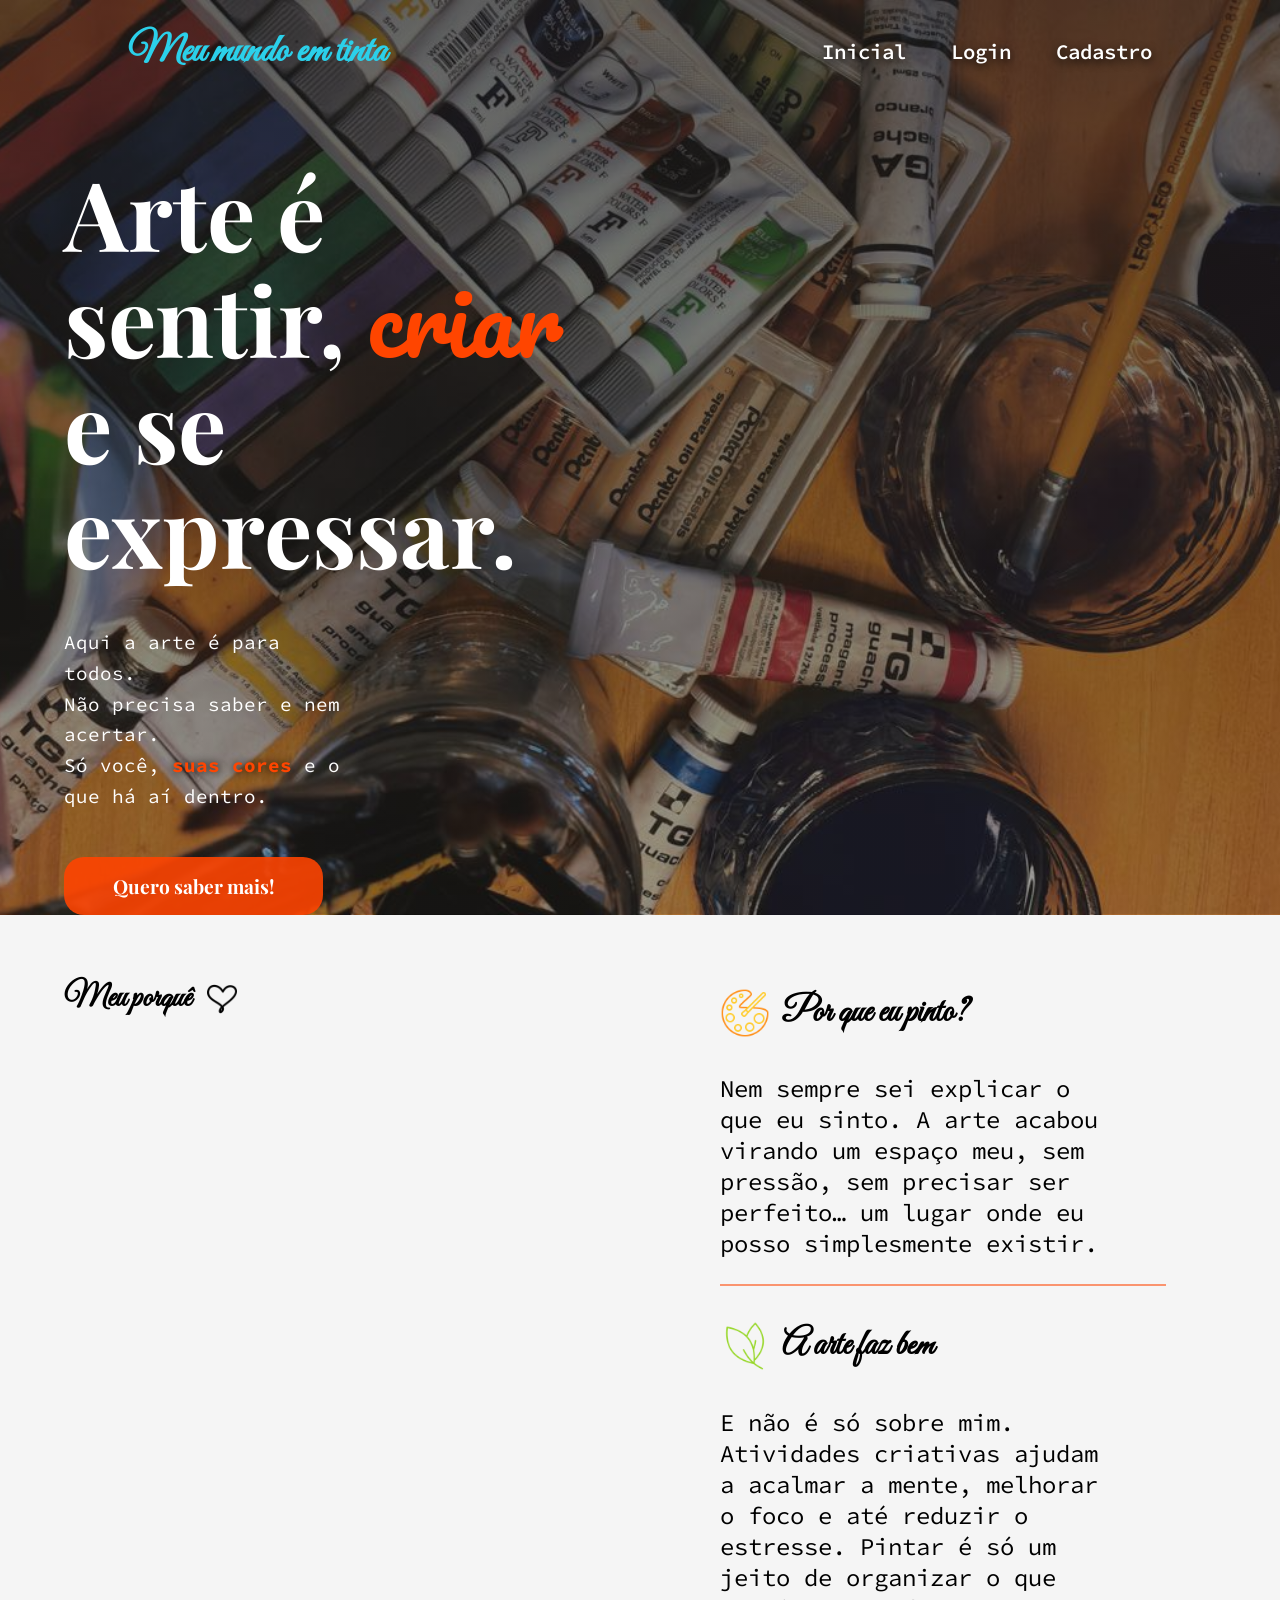
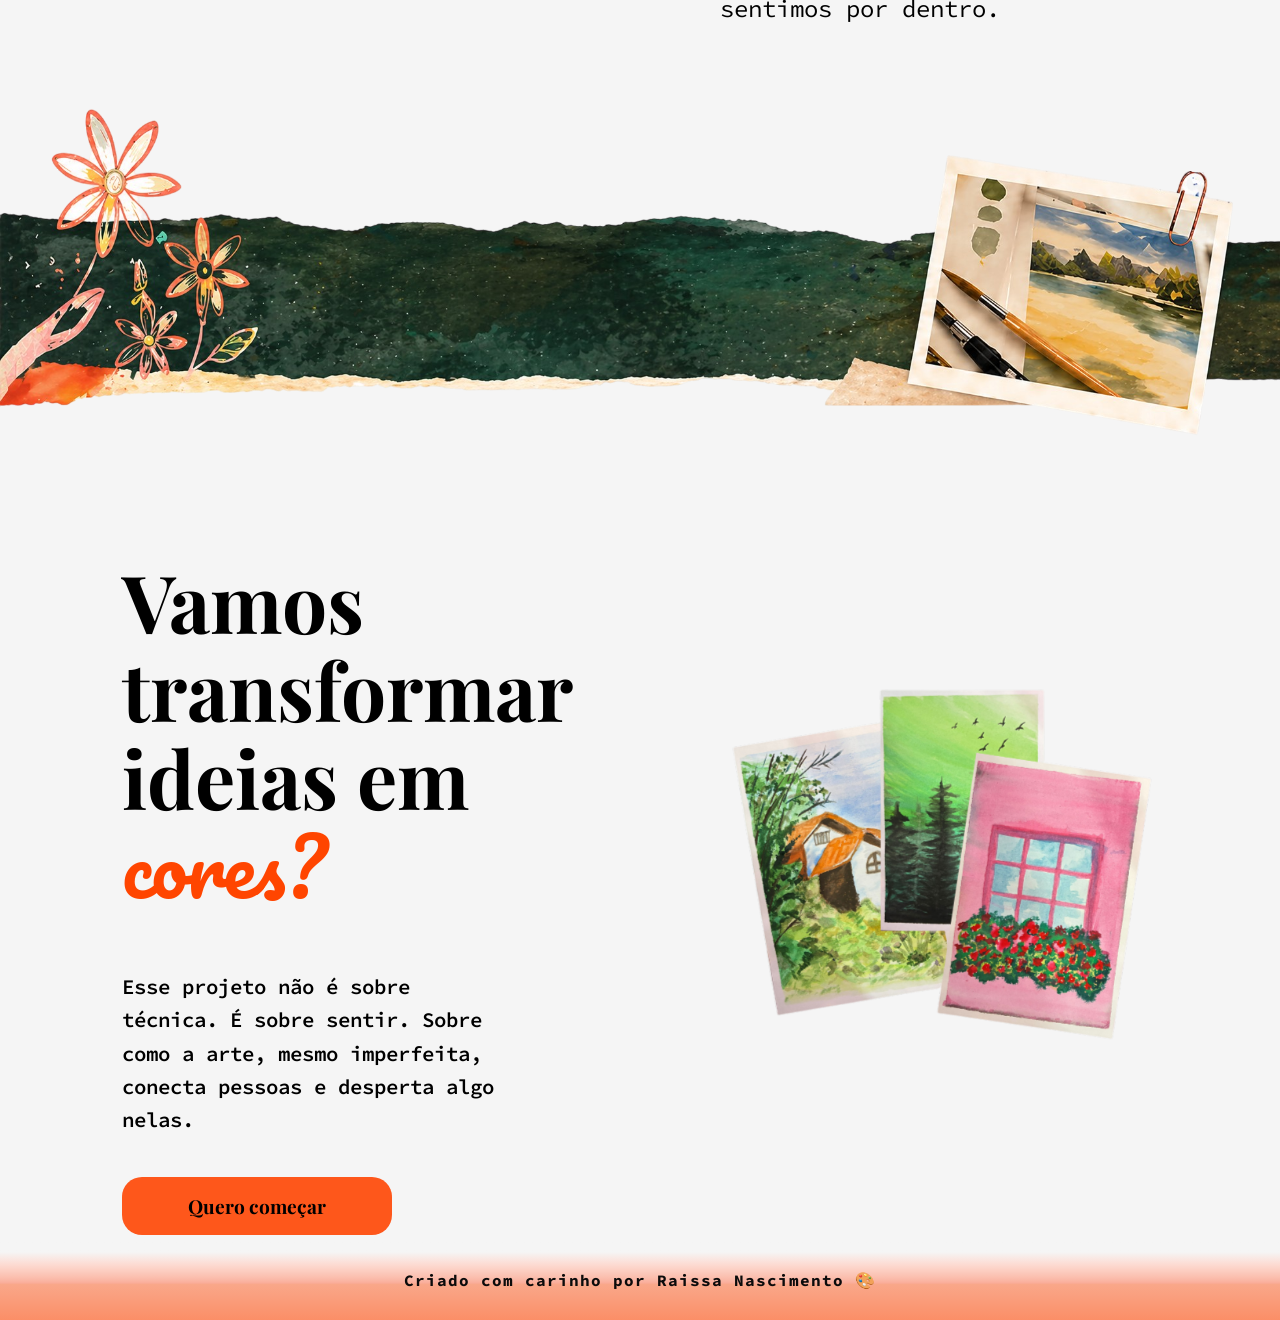
<file: public/index.html>
<!DOCTYPE html>
<html lang="pt-br">

<head>
    <meta charset="UTF-8">
    <meta http-equiv="X-UA-Compatible" content="IE=edge">
    <meta name="viewport" content="width=device-width, initial-scale=1.0">

    <title>Meu mundo em tinta | Página Inicial</title>

    <link rel="preconnect" href="https://fonts.googleapis.com">
    <link rel="preconnect" href="https://fonts.gstatic.com" crossorigin>
    <link href="https://fonts.googleapis.com/css2?family=Great+Vibes&family=Pacifico&family=Playfair+Display:ital,wght@0,400..900;1,400..900&family=Source+Code+Pro:ital,wght@0,200..900;1,200..900&display=swap" rel="stylesheet">

    <script src="./js/sessao.js"></script>

    <link rel="icon" href="./assets/icon/iconpallete.png">
    <link rel="stylesheet" href="./css/estilo.css">
</head>

<body>
  <div class="home-bg">
    <header class="home">
      <div class="container">
        <h1 class="titulo">Meu mundo em tinta</h1>
        <ul class="navbar">
          <li class="agora">
            <a class="navbar-links" href="index.html">Inicial</a>
          </li>
          <li>
            <a class="navbar-links" href="login.html">Login</a>
          </li>
          <li>
            <a class="navbar-links" href="cadastro.html">Cadastro</a>
          </li>
        </ul>
      </div>
    </header>

    <section>
      <div class="div-apresentacao">
        <h2 class="titulo-apresentacao">Arte é <br>sentir, <span class="span-ttl">criar</span><br>e se expressar.</h2>
        <div class="espaco-apresentacao">
          <p class="texto-apresentacao">Aqui a arte é para todos.<br>Não precisa saber e nem acertar.<br>Só você, <span class="span-txt">suas cores</span> e o que há aí dentro.</p>
          <button class="btn-apresentacao"><a href="#meus-motivos">Quero saber mais!</a></button>
        </div>
      </div>
    </section>
  </div>

  <section class="detalhes-sobre-mim">
    <div class="video">
      <h2 class="titulo-video" id="meus-motivos">Meu porquê <img class="icon-coracao" src="assets/icon/coracao.png" alt="Coração"></h2>
      <iframe width="760" height="415" src="https://www.youtube.com/embed/M-qzn6QJCF0?si=XRCl4nEi8mr-NzIW" title="YouTube video player" frameborder="0" allow="accelerometer; autoplay; clipboard-write; encrypted-media; gyroscope; picture-in-picture; web-share" referrerpolicy="strict-origin-when-cross-origin" allowfullscreen></iframe>
    </div>
    <div class="beneficios">
      <div>
        <h3 class="titulo-beneficios"><img class="icon-beneficios" src="assets/icon/pallete-paint.png" alt="Paleta de pintura">Por que eu pinto?</h3>
        <p class="texto-beneficios">Nem sempre sei explicar o que eu sinto. A arte acabou virando um espaço meu, sem pressão, sem precisar ser perfeito… um lugar onde eu posso simplesmente existir.</p>
      </div>
      <div class="borda"></div>
      <div>
        <h3 class="titulo-beneficios"><img class="icon-beneficios" src="assets/icon/folhas.png" alt="Folhas">A arte faz bem</h3>
        <p class="texto-beneficios">E não é só sobre mim. Atividades criativas ajudam a acalmar a mente, melhorar o foco e até reduzir o estresse. Pintar é só um jeito de organizar o que sentimos por dentro.</p>
      </div> 
    </div>    
  </section>

  <section class="call-to-action">
    <div class="bg-artistico"></div>
    <div class="flex-convite">
      <div class="convite">
        <h2 class="titulo-convite">Vamos transformar<br>ideias em <span class="span-ttl">cores?</span></h2>
        <p class="texto-convite">Esse projeto não é sobre técnica. É sobre sentir. Sobre como a arte, mesmo imperfeita, conecta pessoas e desperta algo nelas.</p>
        <button class="btn-convite"><a href="cadastro.html">Quero começar</a></button>
      </div>
      <div class="bg-convite"></div>
    </div>
  </section>

  <footer class="rodape">
    <p>Criado com carinho por Raissa Nascimento 🎨</p>
  </footer>
</body>
</html>
</file>
<file: public/css/estilo.css>
body {
  margin: 0;
  padding: 0;
  background-color: whitesmoke;
}

* {
  box-sizing: border-box;
}

.home-bg {
  min-height: 100vh;
  color: #fff;
  background:
    linear-gradient(rgba(30, 28, 28, 0.638), rgba(38, 37, 37, 0.4)),
    url("../assets/imgs/bg-materiais-pinturas.jpg");
  background-size: cover;
  background-position: center;
  background-repeat: no-repeat;
}

header {
  height: 80px;
  display: flex;
  align-items: center;
}

.container {
  display: flex;
  justify-content: space-between;
  align-items: center;
  width: 80%;
  margin: auto;
}

.titulo {
  color: #2bd0ea;
  width: fit-content;
  font-weight: 600;
  font-family: "Great Vibes", cursive;
  font-size: 2.5rem;
}

.navbar {
  display: flex;
  gap: 45px;
  list-style: none;
}

.navbar-links {
  display: flex;
  align-items: center;
  text-decoration: none;
  color: #fff;
  font-weight: 600;
  font-size: 1.3rem;
  text-shadow: 0px 3px 10px rgba(0, 0, 0, 0.9);
  font-family: "Source Code Pro", monospace;
}

.navbar-links:hover {
  font-weight: 800;
  color: orangered;
  text-shadow: 0px 0px 8px rgba(5, 5, 5, 0.912);
}

/* APRESENTAÇÃO */

.div-apresentacao {
  margin: 0 5%;
  display: flex;
  flex-direction: column;
  align-items: flex-start;
}

.titulo-apresentacao,
.titulo-convite {
  font-family: "Playfair Display", serif;
  font-size: 6rem;
  width: 50%;
  line-height: 1.1;
  font-weight: 700;
  margin-bottom: 25px;
}

.span-ttl {
  font-family: "Pacifico", cursive;
  font-weight: 400;
  color: orangered;
}

.espaco-apresentacao {
  width: 25%;
  display: flex;
  flex-direction: column;
  gap: 20px;
}

.texto-apresentacao,
.texto-convite {
  font-family: "Source Code Pro", monospace;
  font-size: 1.2rem;
  line-height: 1.6;
  margin-bottom: 25px;
}

.span-txt {
  color: orangered;
  font-weight: 700;
  text-shadow: 0px 0px 8px rgba(5, 5, 5, 0.912);
}

.btn-apresentacao,
.btn-convite {
  background-color: rgba(255, 68, 0, 0.89);
  border: none;
  border-radius: 20px;
  padding: 16px 12px;
  width: 90%;
}

.btn-apresentacao a,
.btn-convite a {
  text-decoration: none;
  color: #fff;
  font-weight: 700;
  font-size: 1.2rem;
  font-family: "Playfair Display", serif;
}

.btn-convite a {
  color: #000;
}

.btn-apresentacao:hover,
.btn-convite:hover {
  background-color: rgb(255, 68, 0);
  font-weight: 800;
  font-size: 1.21rem;
}

/* DETALHES SOBRE MIM */

.detalhes-sobre-mim {
  padding: 3% 5%;
  display: flex;
  align-items: flex-start;
  justify-content: space-between;
  gap: 60px;
}

.video {
  width: 60%;
}

.video iframe {
  width: 90%;
  height: 420px;
  border-radius: 18px;
  display: block;
}

.titulo-video {
  font-size: 2rem;
  font-weight: 800;
  font-family: "Great Vibes";
  display: flex;
  align-items: center;
  gap: 16px;
}

.icon-coracao {
  width: 30px;
}

.beneficios {
  width: 50%;
}

.titulo-beneficios {
  font-size: 2.2rem;
  display: flex;
  align-items: center;
  gap: 12px;
  font-family: "Great Vibes";
}

.icon-beneficios {
  width: 50px;
}

.texto-beneficios {
  font-family: "Source Code Pro", monospace;
  font-size: 1.5rem;
  font-weight: 400;
  width: 80%;
}

.borda {
  margin: 5% 0;
  border-bottom: 2px solid rgba(255, 68, 0, 0.547);
  width: 90%;
}

/* SEÇÃO ARTÍSTICA */

.call-to-action {
  width: 100%;
  margin-top: -80px;
  position: relative;
  z-index: 2;
  padding: 5px 0;
}

.bg-artistico {
  width: 100%;
  min-height: 480px;
  background-image: url("../assets/imgs/bg-artistic.png");
  background-size: cover;
  background-position: center 62%;
  background-repeat: no-repeat;
}

.flex-convite {
  display: flex;
  min-height: 75vh;
  width: 90%;
  justify-content: center;
  align-items: center;
  margin: 0 auto;
}

.convite {
  width: 100%;
  padding: 0 5%;
  display: flex;
  flex-direction: column;
  gap: 15px;
}

.titulo-convite {
  font-size: 5rem;
  width: 100%;
}

.texto-convite {
  font-size: 1.3rem;
  font-weight: 600;
  width: 80%;
}

.btn-convite {
  width: 55%;
}

.bg-convite {
  width: 100%;
  min-height: 600px;
  background-image: url("../assets/imgs/minhas-pinturas.png");
  background-size: 80%;
  background-position: center;
  background-repeat: no-repeat;
}

/* RODAPÉ */
.rodape {
  width: 100%;
  overflow-x: hidden;
  padding: 14px;
  text-align: center;
  font-size: 1rem;
  font-family: "Source Code Pro", monospace;
  letter-spacing: 1px;
  font-weight: bold;
  color: #0b0b0b;
  background: linear-gradient(
    to bottom,
    whitesmoke 15%,
    oklch(65.93% 0.23005 35.209 / 0.438) 55%,
    rgba(255, 68, 0, 0.581) 100%
  );
}
</file>
